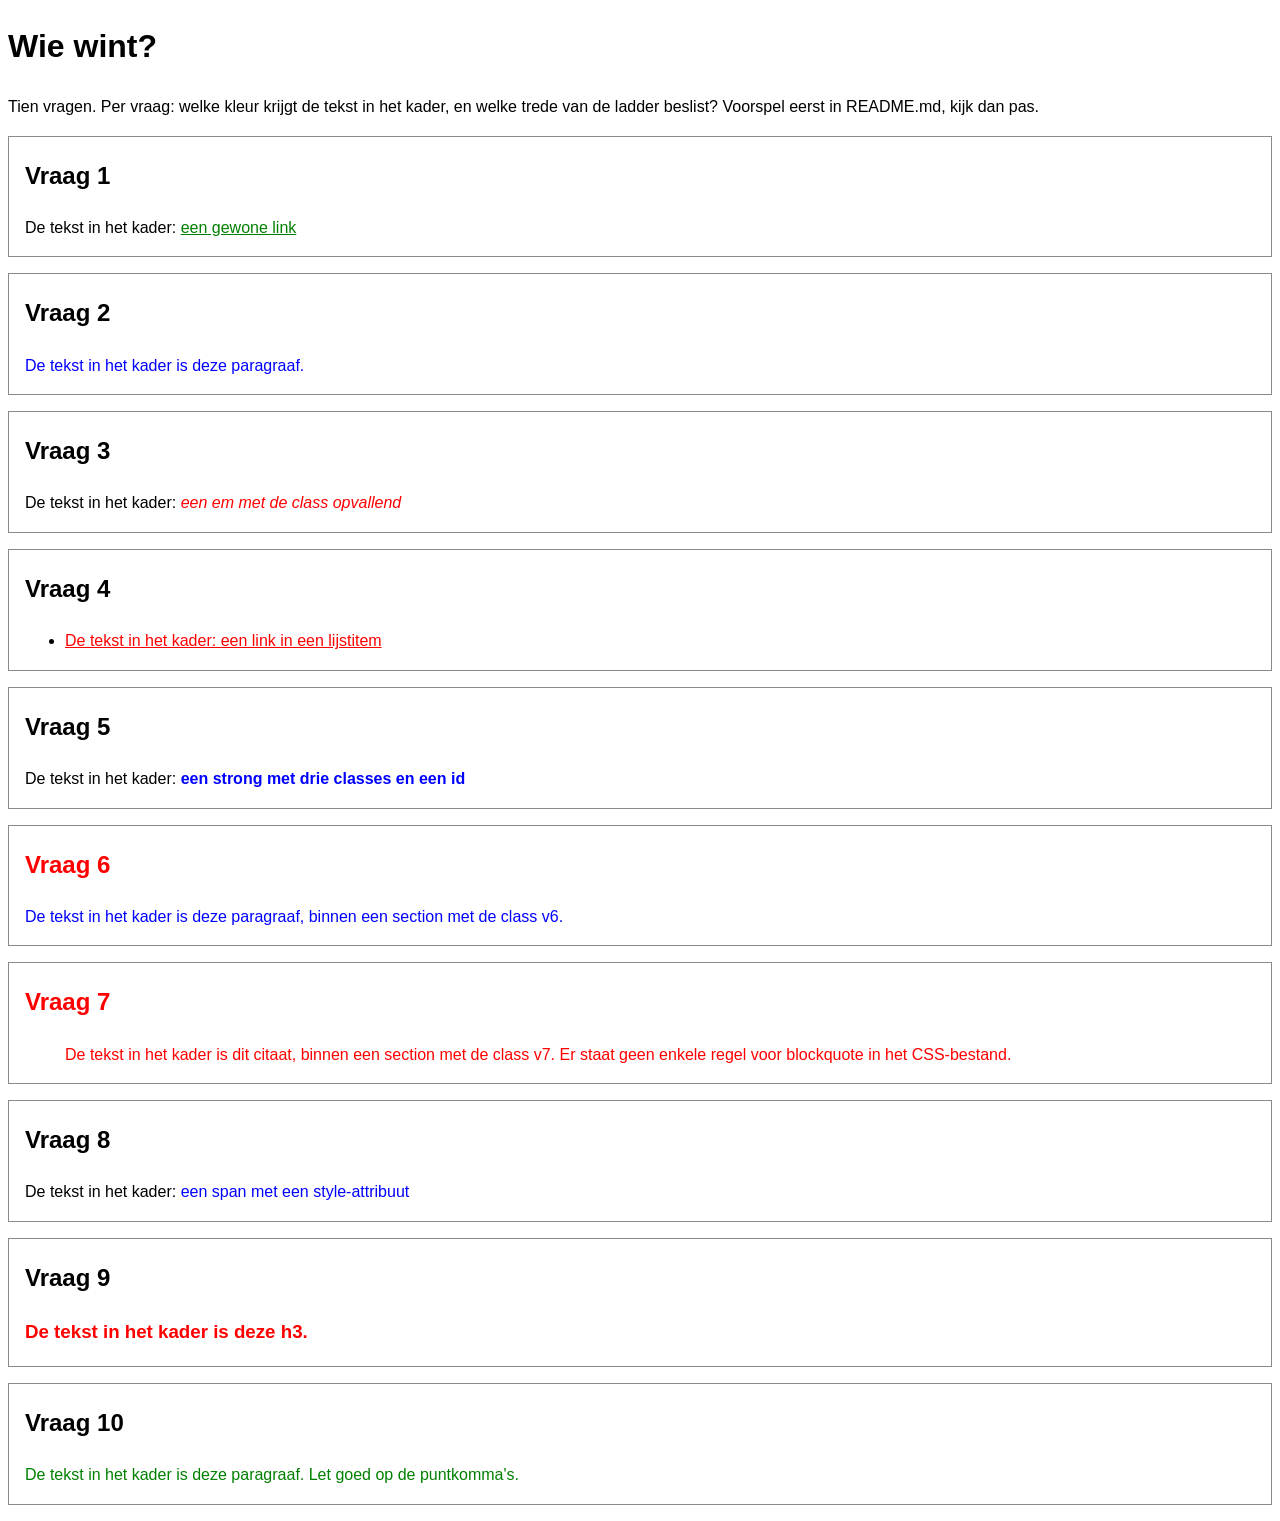
<file: labo-02/cascade/index.html>
<!-- index.html - oefening 3: voorspel, dan kijk. Wijzig dit bestand niet. -->
<!doctype html>
<html lang="nl">
  <head>
    <meta charset="utf-8">
    <meta name="viewport" content="width=device-width, initial-scale=1">
    <title>Wie wint? Tien vragen over de cascade</title>
    <link rel="stylesheet" href="css/stijl.css">
  </head>
  <body>
    <h1>Wie wint?</h1>
    <p>Tien vragen. Per vraag: welke kleur krijgt de tekst in het kader, en welke trede van de ladder beslist? Voorspel eerst in README.md, kijk dan pas.</p>

    <section class="vraag v1">
      <h2>Vraag 1</h2>
      <p>De tekst in het kader: <a href="#">een gewone link</a></p>
    </section>

    <section class="vraag v2">
      <h2>Vraag 2</h2>
      <p class="v2-tekst">De tekst in het kader is deze paragraaf.</p>
    </section>

    <section class="vraag v3">
      <h2>Vraag 3</h2>
      <p>De tekst in het kader: <em class="opvallend">een em met de class opvallend</em></p>
    </section>

    <section class="vraag v4">
      <h2>Vraag 4</h2>
      <ul>
        <li><a href="#">De tekst in het kader: een link in een lijstitem</a></li>
      </ul>
    </section>

    <section class="vraag v5">
      <h2>Vraag 5</h2>
      <p>De tekst in het kader: <strong class="een twee drie" id="v5-tekst">een strong met drie classes en een id</strong></p>
    </section>

    <section class="vraag v6">
      <h2>Vraag 6</h2>
      <p class="v6-tekst">De tekst in het kader is deze paragraaf, binnen een section met de class v6.</p>
    </section>

    <section class="vraag v7">
      <h2>Vraag 7</h2>
      <blockquote>De tekst in het kader is dit citaat, binnen een section met de class v7. Er staat geen enkele regel voor blockquote in het CSS-bestand.</blockquote>
    </section>

    <section class="vraag v8">
      <h2>Vraag 8</h2>
      <p>De tekst in het kader: <span class="v8-tekst" style="color: blue">een span met een style-attribuut</span></p>
    </section>

    <section class="vraag v9">
      <h2>Vraag 9</h2>
      <h3 class="v9-tekst">De tekst in het kader is deze h3.</h3>
    </section>

    <section class="vraag v10">
      <h2>Vraag 10</h2>
      <p class="v10-tekst">De tekst in het kader is deze paragraaf. Let goed op de puntkomma's.</p>
    </section>
  </body>
</html>
</file>
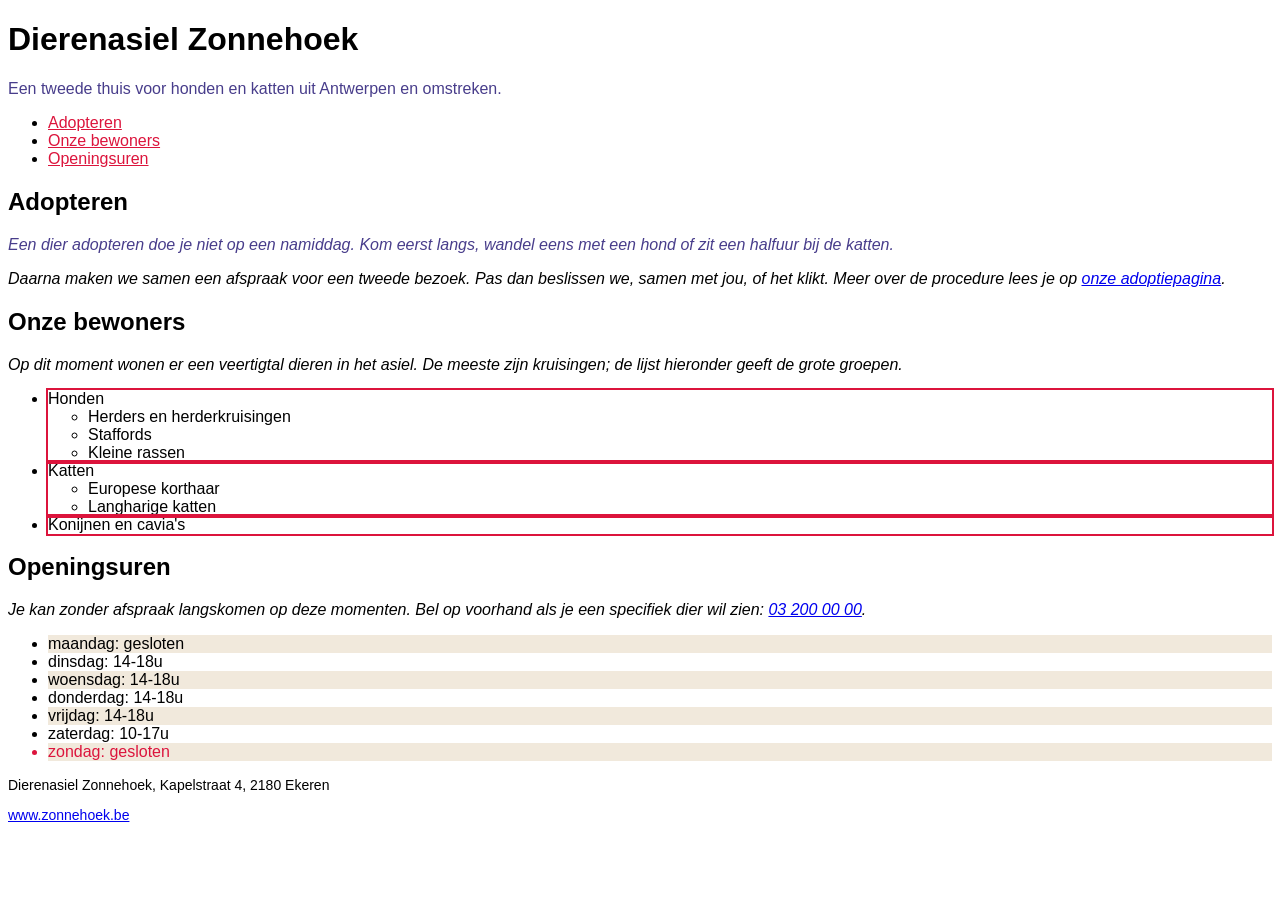
<file: labo-02/selectors/index.html>
<!-- index.html - oefening 2: selectors. Wijzig dit bestand niet; alles wat je nodig hebt, staat erin. -->
<!doctype html>
<html lang="nl">
  <head>
    <meta charset="utf-8">
    <meta name="viewport" content="width=device-width, initial-scale=1">
    <title>Dierenasiel Zonnehoek</title>
    <link rel="stylesheet" href="css/stijl.css">
  </head>
  <body>
    <header>
      <h1>Dierenasiel Zonnehoek</h1>
      <p class="slogan">Een tweede thuis voor honden en katten uit Antwerpen en omstreken.</p>
      <nav>
        <ul>
          <li><a href="#adopteren">Adopteren</a></li>
          <li><a href="#rassen">Onze bewoners</a></li>
          <li><a href="#uren">Openingsuren</a></li>
        </ul>
      </nav>
    </header>

    <main>
      <article>
        <h2 id="adopteren">Adopteren</h2>
        <p class="intro">Een dier adopteren doe je niet op een namiddag. Kom eerst langs, wandel eens met een hond of zit een halfuur bij de katten.</p>
        <p>Daarna maken we samen een afspraak voor een tweede bezoek. Pas dan beslissen we, samen met jou, of het klikt. Meer over de procedure lees je op <a href="https://www.zonnehoek.be/adoptie">onze adoptiepagina</a>.</p>

        <h2 id="rassen">Onze bewoners</h2>
        <p>Op dit moment wonen er een veertigtal dieren in het asiel. De meeste zijn kruisingen; de lijst hieronder geeft de grote groepen.</p>
        <ul class="rassen">
          <li>Honden
            <ul>
              <li>Herders en herderkruisingen</li>
              <li>Staffords</li>
              <li>Kleine rassen</li>
            </ul>
          </li>
          <li>Katten
            <ul>
              <li>Europese korthaar</li>
              <li>Langharige katten</li>
            </ul>
          </li>
          <li>Konijnen en cavia's</li>
        </ul>

        <h2 id="uren">Openingsuren</h2>
        <p>Je kan zonder afspraak langskomen op deze momenten. Bel op voorhand als je een specifiek dier wil zien: <a href="tel:+3232000000">03 200 00 00</a>.</p>
        <ul class="uren">
          <li>maandag: gesloten</li>
          <li>dinsdag: 14-18u</li>
          <li>woensdag: 14-18u</li>
          <li>donderdag: 14-18u</li>
          <li>vrijdag: 14-18u</li>
          <li>zaterdag: 10-17u</li>
          <li>zondag: gesloten</li>
        </ul>
      </article>
    </main>

    <footer>
      <p>Dierenasiel Zonnehoek, Kapelstraat 4, 2180 Ekeren</p>
      <p><a href="https://www.zonnehoek.be">www.zonnehoek.be</a></p>
    </footer>
  </body>
</html>
</file>
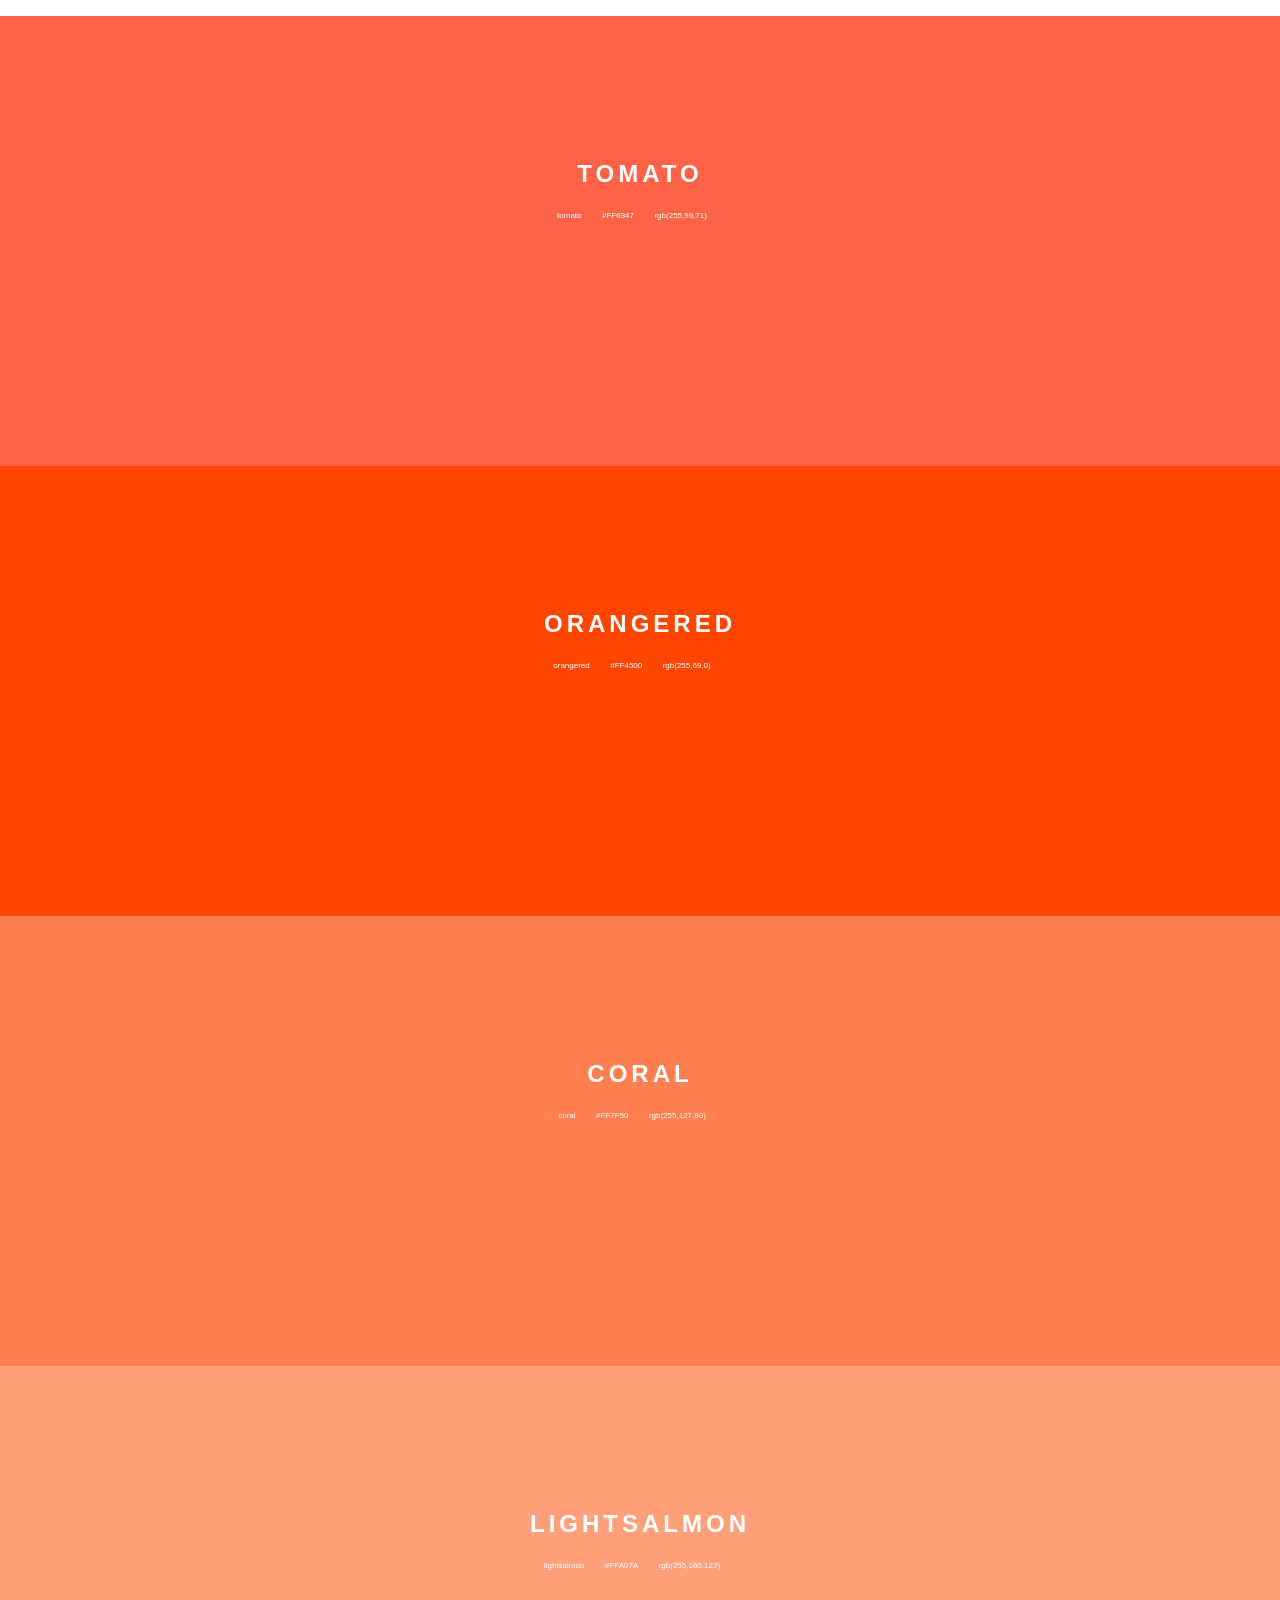
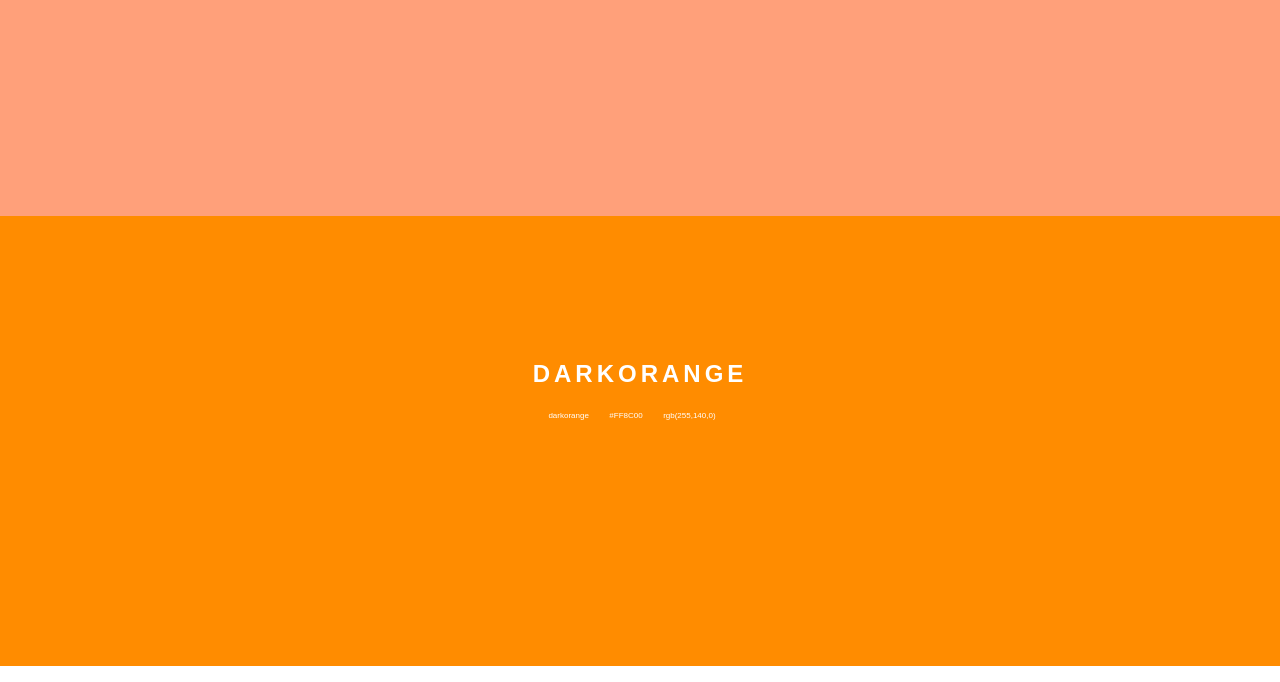
<file: labo-03/kleuren/index.html>
<!doctype html>
<html lang="en">
<head>
  <meta charset="utf-8">
  <meta name="viewport" content="width=device-width, initial-scale=1">
  <title>Labo 3 - Kleurenstalen</title>
  <link rel="stylesheet" href="css/reset.css">
  <link rel="stylesheet" href="css/stijl.css">
</head>
<body>
  <!-- Do not change this file. Write your CSS in css/stijl.css. -->
  <ul>
    <li class="tomato">
      <h2>TOMATO</h2>
      <p class="codes"><span>tomato</span> <span>#FF6347</span> <span>rgb(255,99,71)</span></p>
    </li>
    <li class="orangered">
      <h2>ORANGERED</h2>
      <p class="codes"><span>orangered</span> <span>#FF4500</span> <span>rgb(255,69,0)</span></p>
    </li>
    <li class="coral">
      <h2>CORAL</h2>
      <p class="codes"><span>coral</span> <span>#FF7F50</span> <span>rgb(255,127,80)</span></p>
    </li>
    <li class="lightsalmon">
      <h2>LIGHTSALMON</h2>
      <p class="codes"><span>lightsalmon</span> <span>#FFA07A</span> <span>rgb(255,160,122)</span></p>
    </li>
    <li class="darkorange">
      <h2>DARKORANGE</h2>
      <p class="codes"><span>darkorange</span> <span>#FF8C00</span> <span>rgb(255,140,0)</span></p>
    </li>
  </ul>
</body>
</html>
</file>
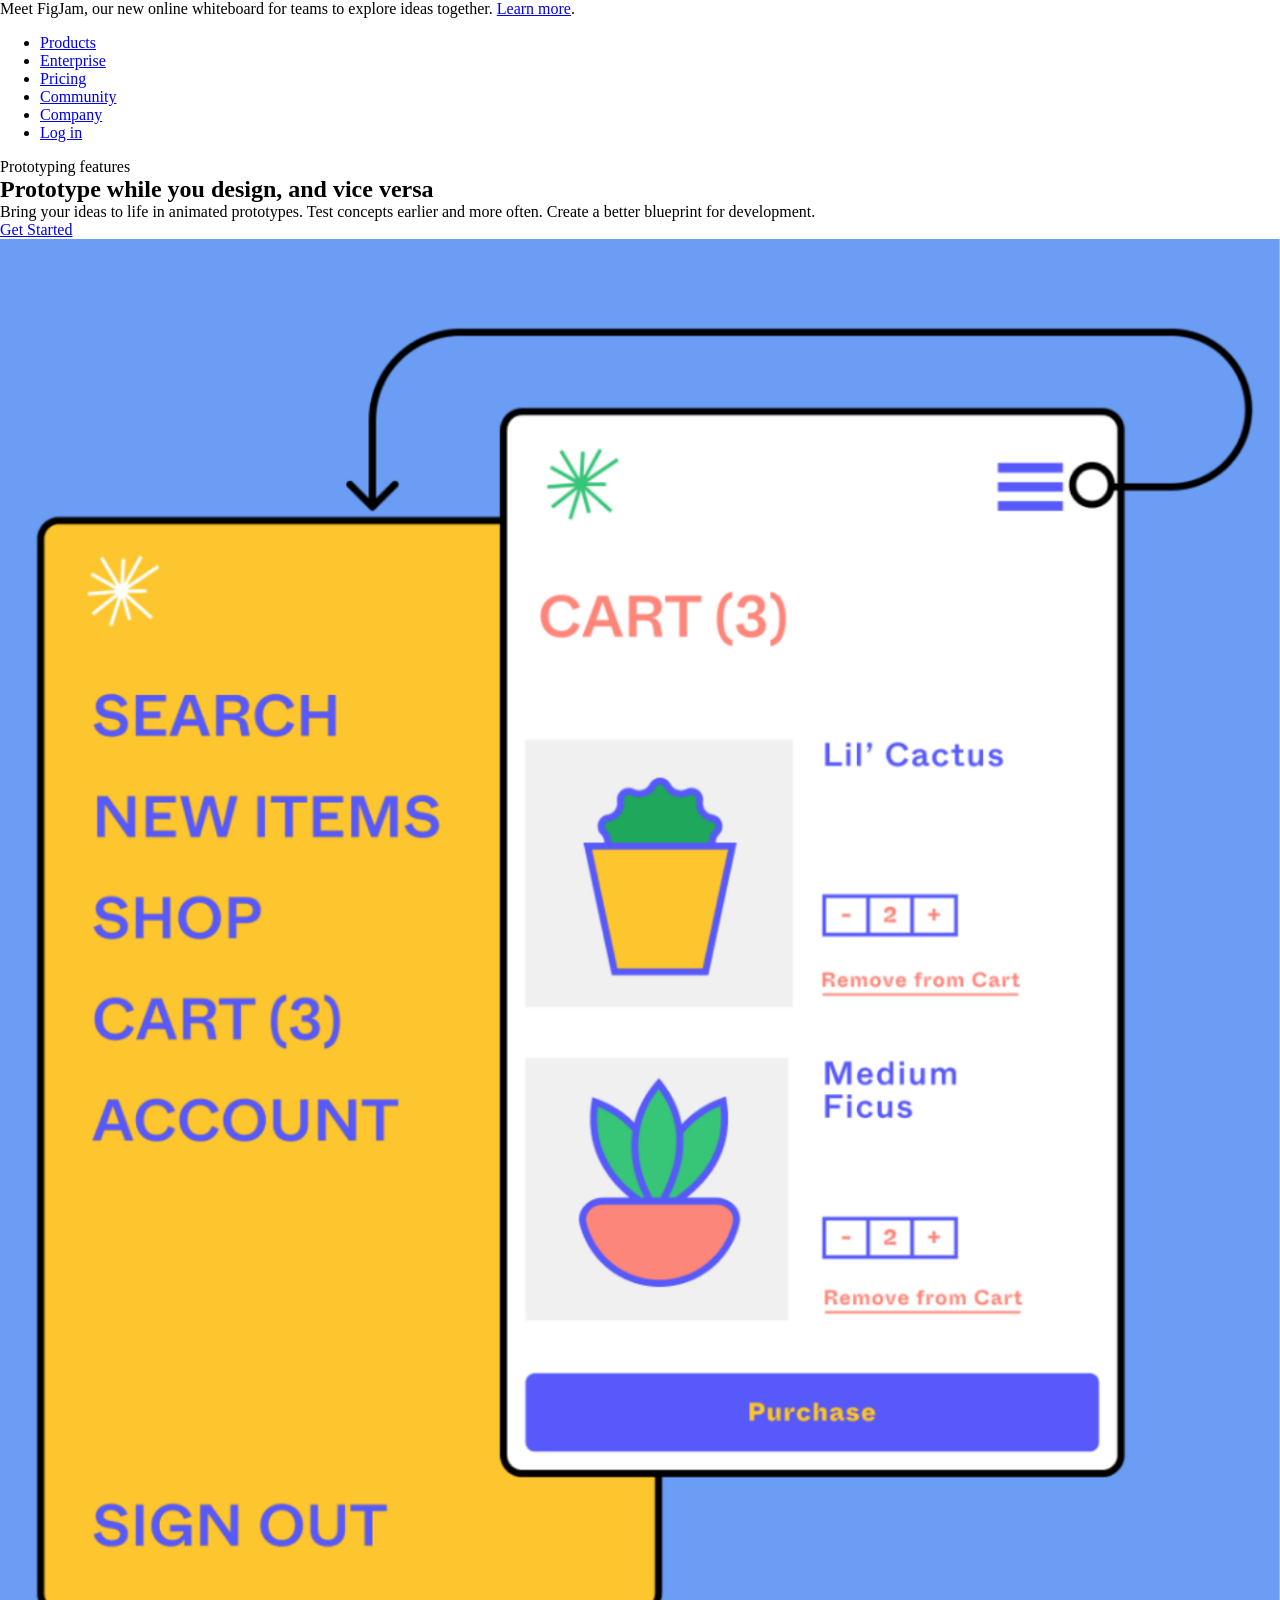
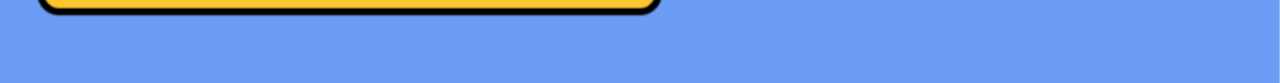
<file: labo-03/landing/index.html>
<!doctype html>
<html lang="en">
<head>
  <meta charset="utf-8">
  <meta name="viewport" content="width=device-width, initial-scale=1">
  <title>Labo 3 - Landingspagina</title>
  <link rel="stylesheet" href="css/reset.css">
  <link rel="stylesheet" href="css/stijl.css">
</head>
<body>
  <!-- Do not change this file. Write your CSS in css/stijl.css.
       Not visible in the screenshot: on :hover and :focus the links in the
       banner and in the navigation get an underline, and the button turns
       dark grey (#333333) instead of black. -->
  <div class="banner">
    <p>Meet FigJam, our new online whiteboard for teams to explore ideas together. <a href="#">Learn more</a>.</p>
  </div>
  <header>
    <nav>
      <ul>
        <li><a href="#">Products</a></li>
        <li><a href="#">Enterprise</a></li>
        <li><a href="#">Pricing</a></li>
        <li><a href="#">Community</a></li>
        <li><a href="#">Company</a></li>
        <li><a href="#">Log in</a></li>
      </ul>
    </nav>
  </header>
  <main>
    <article>
      <p class="bovenkop">Prototyping features</p>
      <h1>Prototype while you design, and vice versa</h1>
      <p>Bring your ideas to life in animated prototypes. Test concepts earlier and more often. Create a better blueprint for development.</p>
      <a href="#" class="knop">Get Started</a>
    </article><!-- no whitespace between these two tags: see syllabus 3.7 --><div class="afbeelding">
      <img src="afbeeldingen/prototype.png" alt="Prototype of a plant shop: a yellow menu panel next to a white cart screen">
    </div>
  </main>
</body>
</html>
</file>
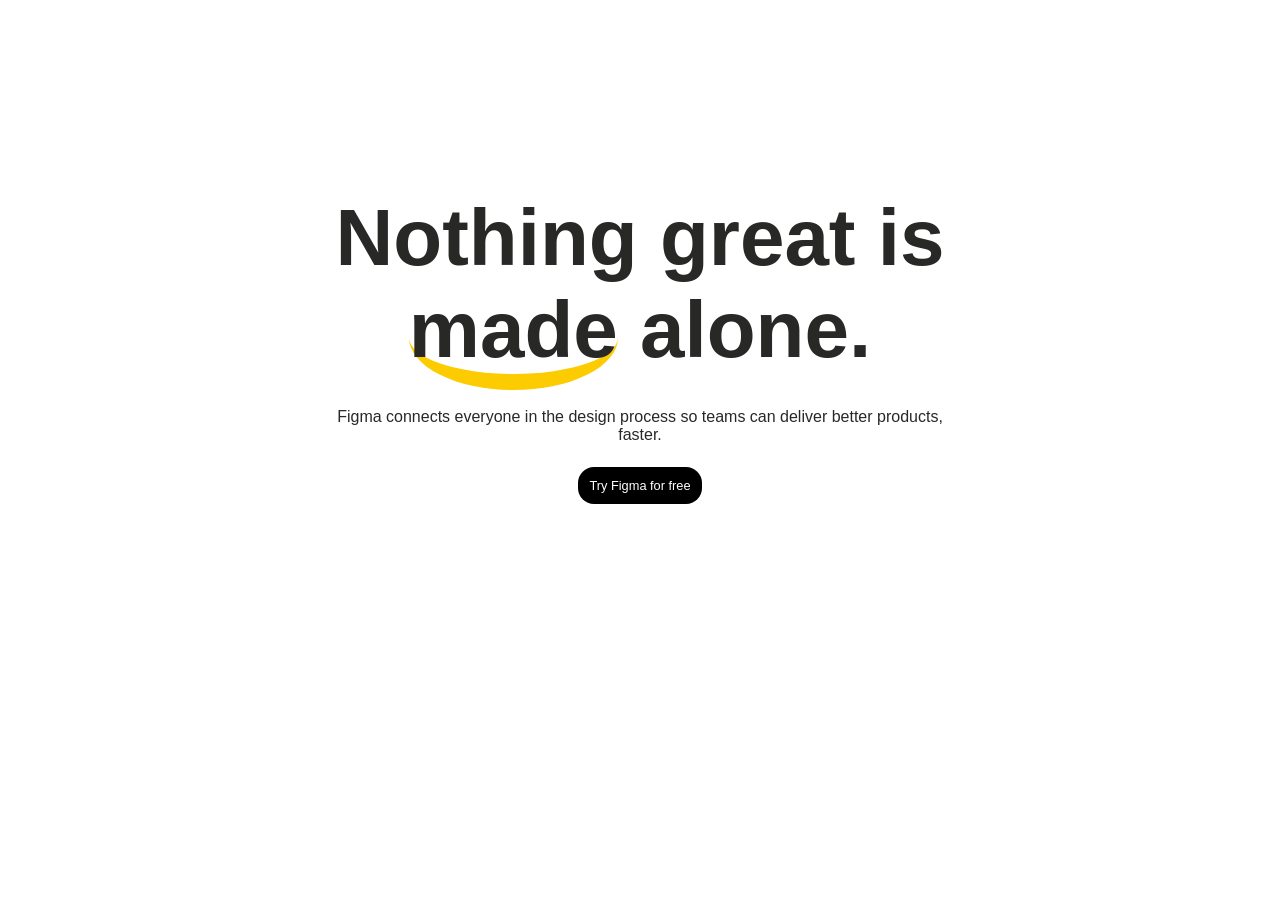
<file: labo-03/slogan/index.html>
<!doctype html>
<html lang="en">
<head>
  <meta charset="utf-8">
  <meta name="viewport" content="width=device-width, initial-scale=1">
  <title>Labo 3 - Slogan</title>
  <link rel="stylesheet" href="css/reset.css">
  <link rel="stylesheet" href="css/stijl.css">
</head>
<body>
  <!-- Do not change this file. Write your CSS in css/stijl.css.
       Not visible in the screenshot: on :hover and :focus the button turns
       dark grey (#333333) instead of black. -->
  <h2>Nothing great is <span>made</span> alone.</h2>
  <p>Figma connects everyone in the design process so teams can deliver better products, faster.</p>
  <a href="https://www.figma.com">Try Figma for free</a>
</body>
</html>
</file>
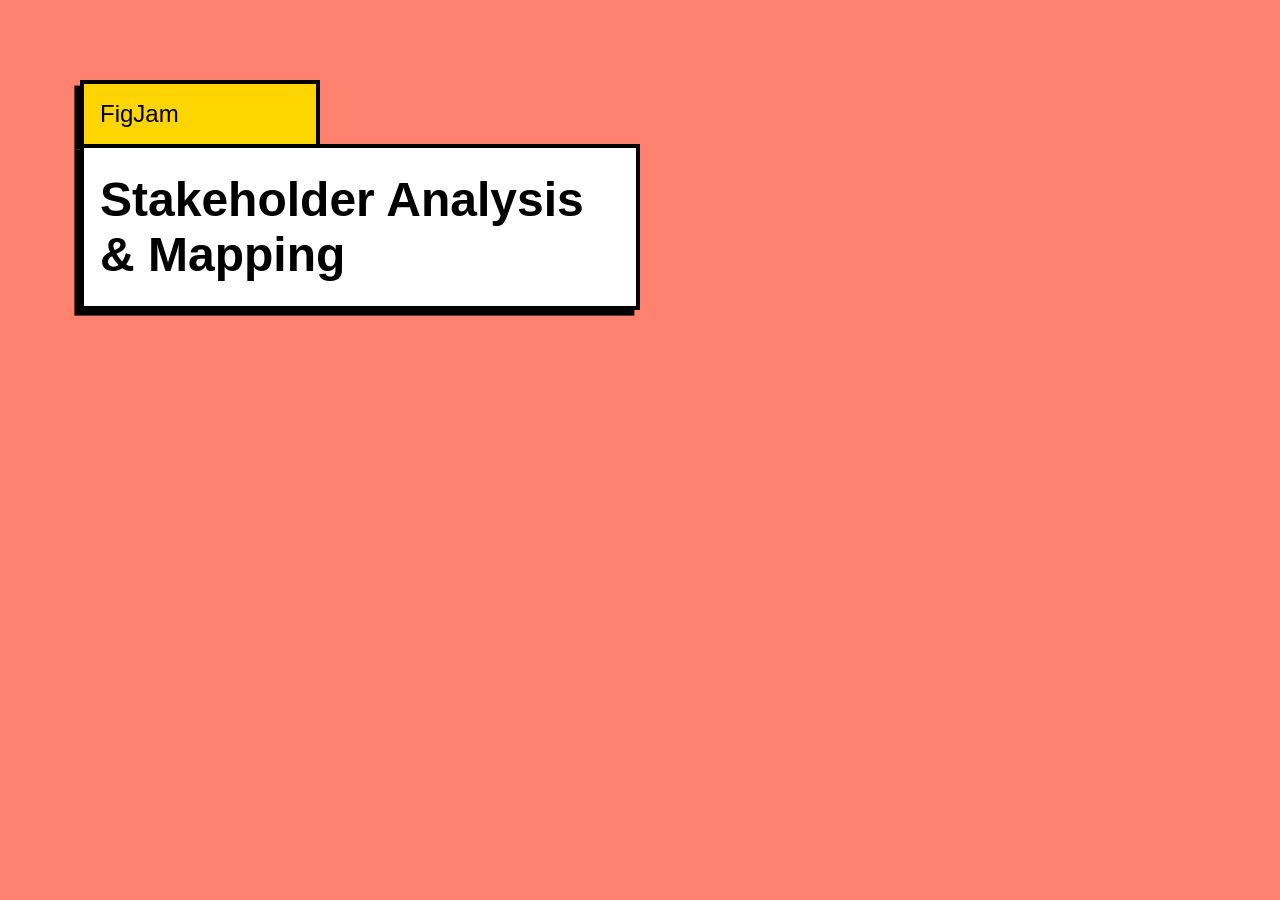
<file: labo-03/tabblad/index.html>
<!doctype html>
<html lang="en">
<head>
  <meta charset="utf-8">
  <meta name="viewport" content="width=device-width, initial-scale=1">
  <title>Labo 3 - Tabblad</title>
  <link rel="stylesheet" href="css/reset.css">
  <link rel="stylesheet" href="css/stijl.css">
</head>
<body>
  <!-- Do not change this file. Write your CSS in css/stijl.css. -->
  <h1>FigJam</h1>
  <h2>Stakeholder Analysis &amp; Mapping</h2>
</body>
</html>
</file>
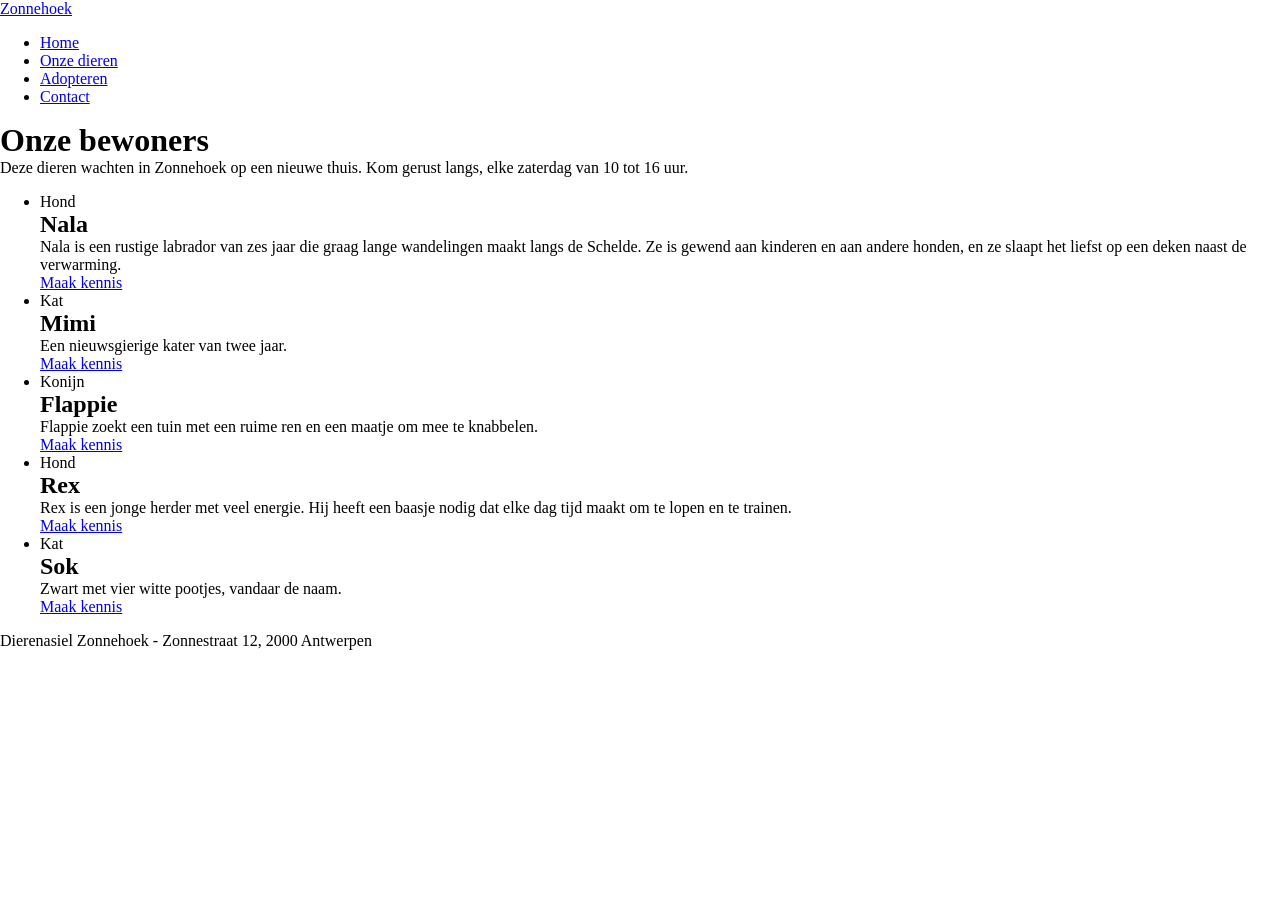
<file: labo-04/dierenasiel/index.html>
<!doctype html>
<html lang="nl">
<head>
  <meta charset="utf-8">
  <meta name="viewport" content="width=device-width, initial-scale=1">
  <title>Labo 4 - Dierenasiel Zonnehoek</title>
  <link rel="stylesheet" href="css/reset.css">
  <link rel="stylesheet" href="css/stijl.css">
</head>
<body>
  <!-- Do not change this file. Write your CSS in css/stijl.css.
       Not visible in the screenshot: on :hover and :focus the links in the
       navigation get an underline, and a button turns dark (#2b2b2b). -->
  <header>
    <a class="logo" href="index.html">Zonnehoek</a>
    <nav>
      <ul>
        <li><a href="index.html">Home</a></li>
        <li><a href="dieren.html" class="actief">Onze dieren</a></li>
        <li><a href="adopteren.html">Adopteren</a></li>
        <li><a href="contact.html">Contact</a></li>
      </ul>
    </nav>
  </header>
  <main>
    <h1>Onze bewoners</h1>
    <p class="intro">Deze dieren wachten in Zonnehoek op een nieuwe thuis. Kom gerust langs, elke zaterdag van 10 tot 16 uur.</p>
    <ul class="kaarten">
      <li class="kaart uitgelicht">
        <p class="soort">Hond</p>
        <h2>Nala</h2>
        <p class="beschrijving">Nala is een rustige labrador van zes jaar die graag lange wandelingen maakt langs de Schelde. Ze is gewend aan kinderen en aan andere honden, en ze slaapt het liefst op een deken naast de verwarming.</p>
        <a class="knop" href="#">Maak kennis</a>
      </li>
      <li class="kaart">
        <p class="soort">Kat</p>
        <h2>Mimi</h2>
        <p class="beschrijving">Een nieuwsgierige kater van twee jaar.</p>
        <a class="knop" href="#">Maak kennis</a>
      </li>
      <li class="kaart">
        <p class="soort">Konijn</p>
        <h2>Flappie</h2>
        <p class="beschrijving">Flappie zoekt een tuin met een ruime ren en een maatje om mee te knabbelen.</p>
        <a class="knop" href="#">Maak kennis</a>
      </li>
      <li class="kaart">
        <p class="soort">Hond</p>
        <h2>Rex</h2>
        <p class="beschrijving">Rex is een jonge herder met veel energie. Hij heeft een baasje nodig dat elke dag tijd maakt om te lopen en te trainen.</p>
        <a class="knop" href="#">Maak kennis</a>
      </li>
      <li class="kaart">
        <p class="soort">Kat</p>
        <h2>Sok</h2>
        <p class="beschrijving">Zwart met vier witte pootjes, vandaar de naam.</p>
        <a class="knop" href="#">Maak kennis</a>
      </li>
    </ul>
  </main>
  <footer>
    <p>Dierenasiel Zonnehoek - Zonnestraat 12, 2000 Antwerpen</p>
  </footer>
</body>
</html>
</file>
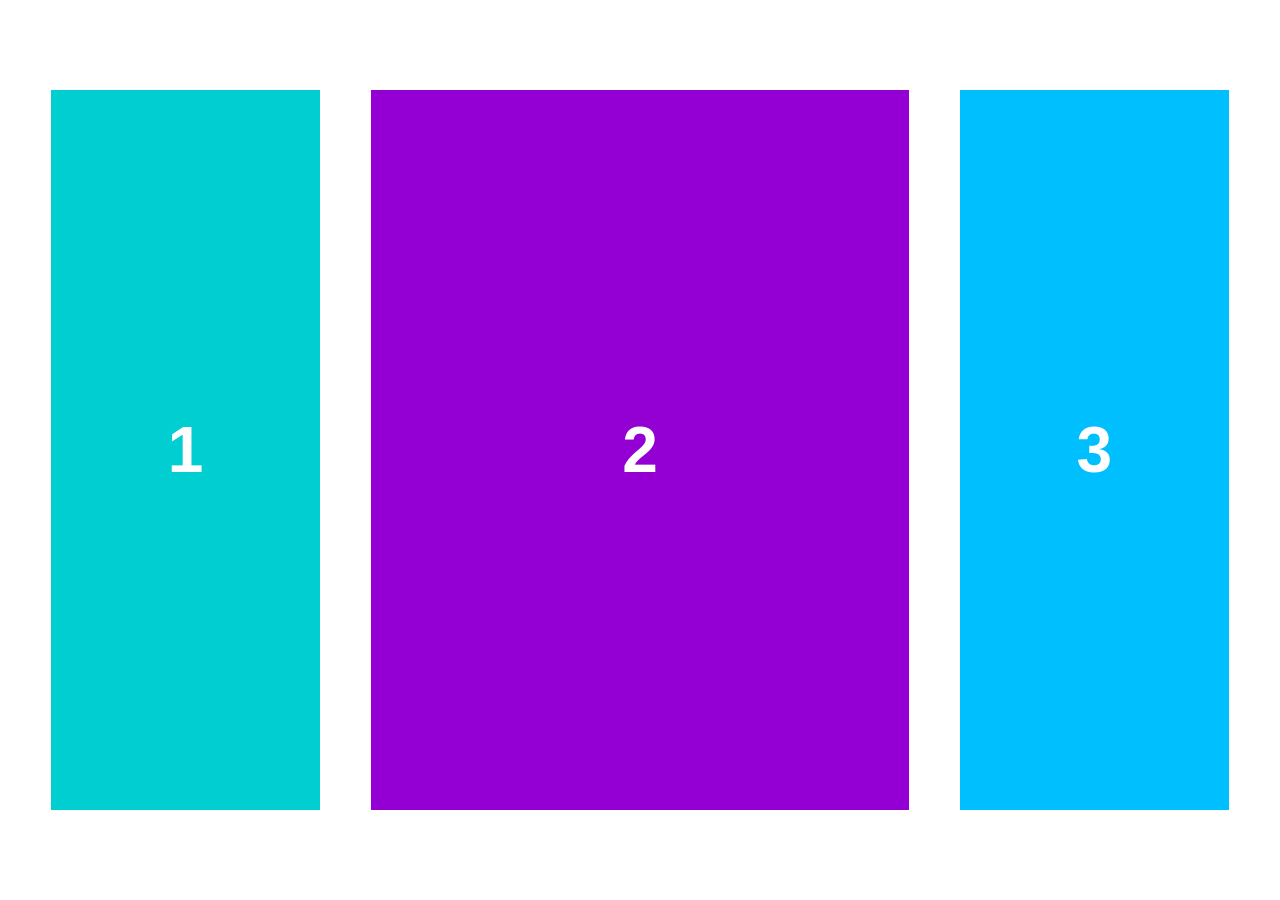
<file: labo-04/kolommen/index.html>
<!doctype html>
<html lang="nl">
<head>
  <meta charset="utf-8">
  <meta name="viewport" content="width=device-width, initial-scale=1">
  <title>Labo 4 - Drie kolommen</title>
  <link rel="stylesheet" href="css/reset.css">
  <link rel="stylesheet" href="css/stijl.css">
</head>
<body>
  <!-- Do not change this file. Write your CSS in css/stijl.css. -->
  <main>
    <div>1</div>
    <div>2</div>
    <div>3</div>
  </main>
</body>
</html>
</file>
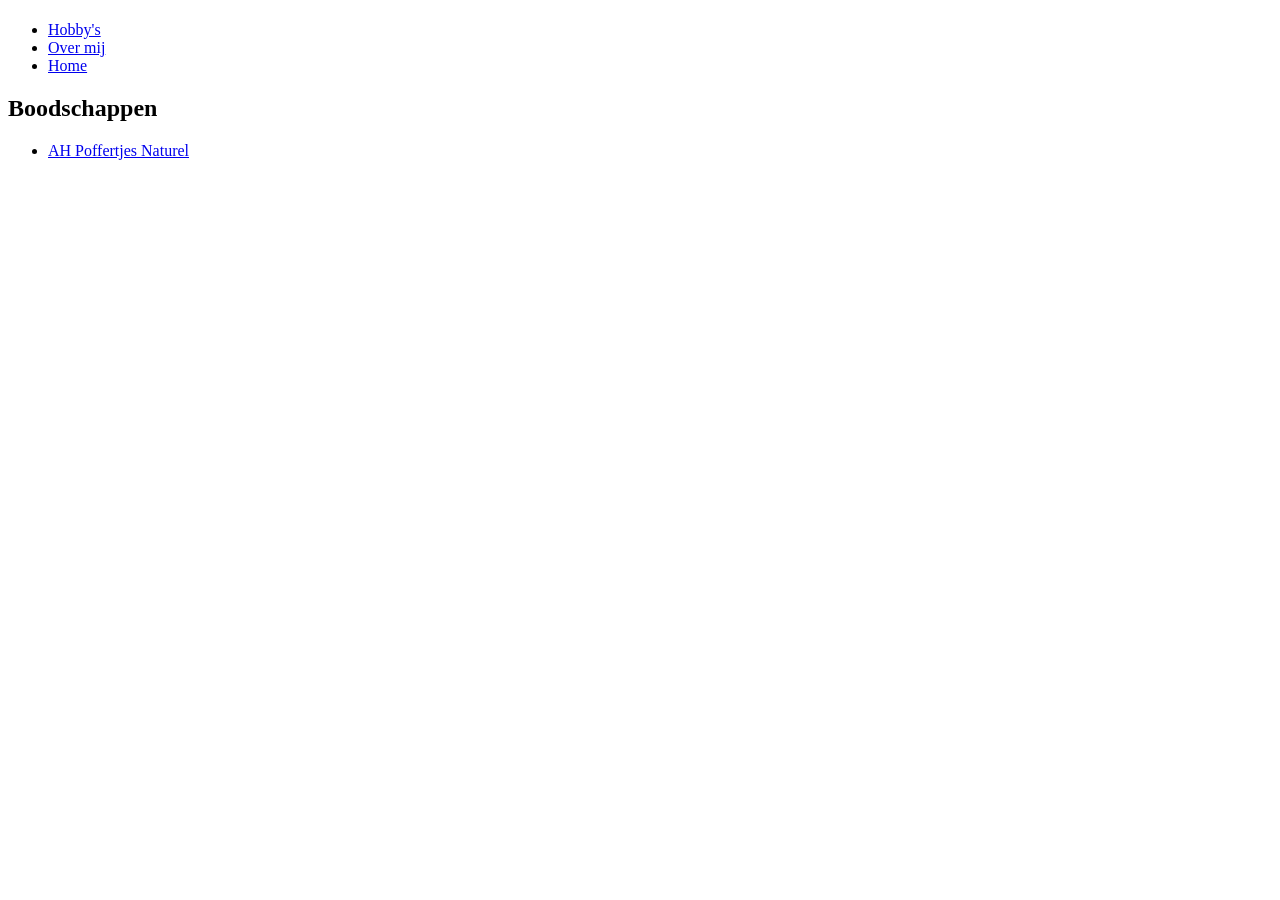
<file: labo-01/boodschappen.html>
<!DOCTYPE html>
<html lang="en">
<head>
    <meta charset="UTF-8">
    <meta name="viewport" content="width=device-width, initial-scale=1.0">
    <title>Document</title>
</head>
<body>
    <header>
        <h1></h1>
        <nav>
            <ul>
                <li><a href="hobby.html">Hobby's</a></li>
                <li><a href="over-mij.html">Over mij</a></li>
                <li><a href="index.html">Home</a></li>
            </ul>
    </header>
    <main>
        <h2>Boodschappen</h2>
        <ul>
            <li><a href="https://www.ah.be/producten/product/wi169846/ah-poffertjes-naturel">AH Poffertjes Naturel</a></li>
        </ul>
    </main>
</body>
</html>
</file>
<file: labo-02/cascade/css/stijl.css>
/* stijl.css - oefening 3: voorspel, dan kijk. Wijzig dit bestand niet. */

/* Opmaak van de pagina zelf; doet niet mee in de vragen. */
body {
  font-family: Verdana, sans-serif;
  line-height: 1.6;
}

.vraag {
  border: 1px solid #8a8a89;
  padding: 0 1rem;
  margin-bottom: 1rem;
}

/* ---- vraag 1 ---- */
a {
  color: green;
}

/* ---- vraag 2 ---- */
.v2-tekst {
  color: red;
}

.v2-tekst {
  color: blue;
}

/* ---- vraag 3 ---- */
.opvallend {
  color: red;
}

em {
  color: blue;
}

/* ---- vraag 4 ---- */
.v4 > a {
  color: green;
}

.v4 a {
  color: red;
}

/* ---- vraag 5 ---- */
.een.twee.drie {
  color: red;
}

#v5-tekst {
  color: blue;
}

/* ---- vraag 6 ---- */
.v6 {
  color: red;
}

.v6-tekst {
  color: blue;
}

/* ---- vraag 7 ---- */
.v7 {
  color: red;
}

/* ---- vraag 8 ---- */
.v8-tekst {
  color: red;
}

/* ---- vraag 9 ---- */
h3 {
  color: red !important;
}

.v9-tekst {
  color: blue;
}

/* ---- vraag 10 ---- */
.v10-tekst {
  color: green;
  font-size: 1.5rem
  color: blue;
}
</file>
<file: labo-02/selectors/css/stijl.css>
/* stijl.css - oefening 2: selectors schrijven en lezen */

/* Schrijf onder elke opdracht de regel met de selector die precies die
   elementen raakt. Gebruik de declaratie die erbij staat, zodat je in de
   browser meteen ziet wat je raakte. Voeg niets toe aan index.html. */

body {
  font-family: Verdana, sans-serif;
  line-height: 1,6;
}

/* 1. alle links in de navigatie -> color: crimson; */
nav a {
 color :crimson;
}

/* 2. alleen de paragrafen in de footer -> font-size: 0.875rem; */

footer p {
      font-size: 0.875rem;
}

/* 3. alleen de lijstitems van het BUITENSTE niveau in de lijst met de class
      rassen (dus niet de items van de binnenlijsten) -> outline: 2px solid crimson;
      (outline tekent een kader rond precies het element dat je raakte; de
      property zelf komt in hoofdstuk 3) */

.rassen > li {
      outline: 2px solid crimson;
}
/*ik snap echt niet waarom dit de binnelist ook aanduit, ">" deet toch allee buitenlist*/

/* 4. de paragraaf die onmiddellijk na elke h2 komt -> font-style: italic; */

h2 ~ p {
      font-style: italic;
}

/* 5. elk oneven item in de lijst met openingsuren -> background-color: #f1e9dc; */

.uren > li:nth-child(odd){
      background-color: #f1e9dc;
}

/* 6. het laatste item in de lijst met openingsuren -> color: crimson; */

.uren > li:last-child{
      color:crimson;
}

/* 7. de slogan en de intro tegelijk, in één regel -> color: darkslateblue; */

.slogan, .intro {
      color: darkslateblue;
}

/* 8. elke link in main wanneer de muis erover gaat OF wanneer ze focus heeft
      -> background-color: yellow; */

main a:hover, a:focus {
      color:yellow;
}

/* ---- Lezen: welke elementen raken deze vijf selectors? Schrijf het antwoord
   in één zin per selector in README.md. Verander hier niets. ---- */

/* a. header nav ul li a */
/* b. article > p */
/* c. .uren li:nth-child(3) */
/* d. h2 ~ p */
/* e. .rassen li:first-child */
</file>
<file: labo-03/kleuren/css/stijl.css>
/* stijl.css - labo 3, kleuren (reset.css is linked before this file) */

/* === tokens === */
:root {
--color-tomato: #FF6347;
--color-orangered: #FF4500;
--color-coral: #FF7F50;
--color-lightsamon: #ffa07a;
--color-darkorange: #FF8C00;
}

/* === your rules === */
ul{
    list-style : none;
    padding-left : 0;
    
}

li{
    height : 50vh;
    padding-top : 9rem;
}
h2{
    letter-spacing: 0.25rem;
    margin-bottom: 1rem;
}

body{
    color: white;
    text-align: center;
    font-family: Arial;
}
.codes span{
    margin-right: 1rem;
    font-size: 0.5rem;
}

.tomato{
    background-color: var(--color-tomato);
}
.orangered{
    background-color: var(--color-orangered);
}
.coral{
    background-color: var(--color-coral);
}
.lightsalmon{
    background-color: var(--color-lightsamon);
}
.darkorange{
    background-color: var(--color-darkorange);
}
</file>
<file: labo-03/landing/css/stijl.css>
/* stijl.css - labo 3, landing (reset.css is linked before this file) */

/* === tokens === */
:root {

}

/* === your rules === */
</file>
<file: labo-03/slogan/css/stijl.css>
/* stijl.css - labo 3, slogan (reset.css is linked before this file) */

/* === tokens === */
:root {
--color-geel: #fccc00;
--color-text: #282827;
--color-hover: #333333;
}

/* === your rules === */
body{
    text-align: center;
    font-family: Arial, Helvetica, sans-serif;
    max-width: 40rem;
    margin: 12rem auto 0;
    color: var(--color-text)
}
h2{
    font-size: 5rem;
    font-weight: bold;
    margin-bottom: 2rem;
}
h2 span{
    border-bottom: 1rem solid var(--color-geel);
    border-radius: 50%;
}
p{
    margin-bottom: 2rem;
}
a{
    font-size: 0.8rem;
    padding: 0.7rem;
    background-color: black;
    color: white;
    text-decoration: none;
    border-radius: 1rem;
}
a:hover,a:focus{
    background-color: var(--color-hover)
}
</file>
<file: labo-03/tabblad/css/stijl.css>
/* stijl.css - labo 3, tabblad (reset.css is linked before this file) */

/* === tokens === */
:root {
--color-achtergrond: #ff816f;
--color-tablad: #ffd500;
--color-wit: white;
--color-zwart: black;
--line: 0.25rem solid var(--color-zwart);
}

/* === your rules === */
body{
    font-family: Arial, Helvetica, sans-serif;
    background-color: var(--color-achtergrond);
    padding: 5rem;
}
h1{
    font-size: 1.5rem;
    border: var(--line);
    border-bottom: 0;
    width: 15rem;
    background-color: var(--color-tablad);
    padding: 1rem;
    font-weight: normal;
}
h2{
    border: var(--line);
    background-color: var(--color-wit);
    width: 35rem;
    font-size: 3rem;
    padding: 1.5rem 1rem 1.5rem 1rem;
}
h1,h2{
    box-shadow: -0.35rem 0.35rem var(--color-zwart);
}
</file>
<file: labo-04/dierenasiel/css/stijl.css>
/* stijl.css - labo 4, dierenasiel (reset.css is linked before this file) */

/* === tokens === */
:root {

}

/* === your rules === */
</file>
<file: labo-04/kolommen/css/stijl.css>
/* stijl.css - labo 4, kolommen (reset.css is linked before this file) */

/* === tokens === */
:root {

}

/* === your rules === */
body{
    font-family: Arial, Helvetica, sans-serif;
}
main{
    padding: 10vh 4vw;
    display: flex;
    gap: 4vw;
    min-height: 100vh;
    color: white;


}
main > div{
    font-weight: bold;
    font-size: 4rem;
    flex: 1;
    justify-content: center;
    align-items: center;
    display: flex;
    justify-items: center;
}

main > div:nth-child(1){
    background-color: darkturquoise;
}
main > div:nth-child(2){
    background-color: darkviolet;
    flex: 2;
}
main > div:nth-child(3){
    background-color: deepskyblue;
}
</file>
